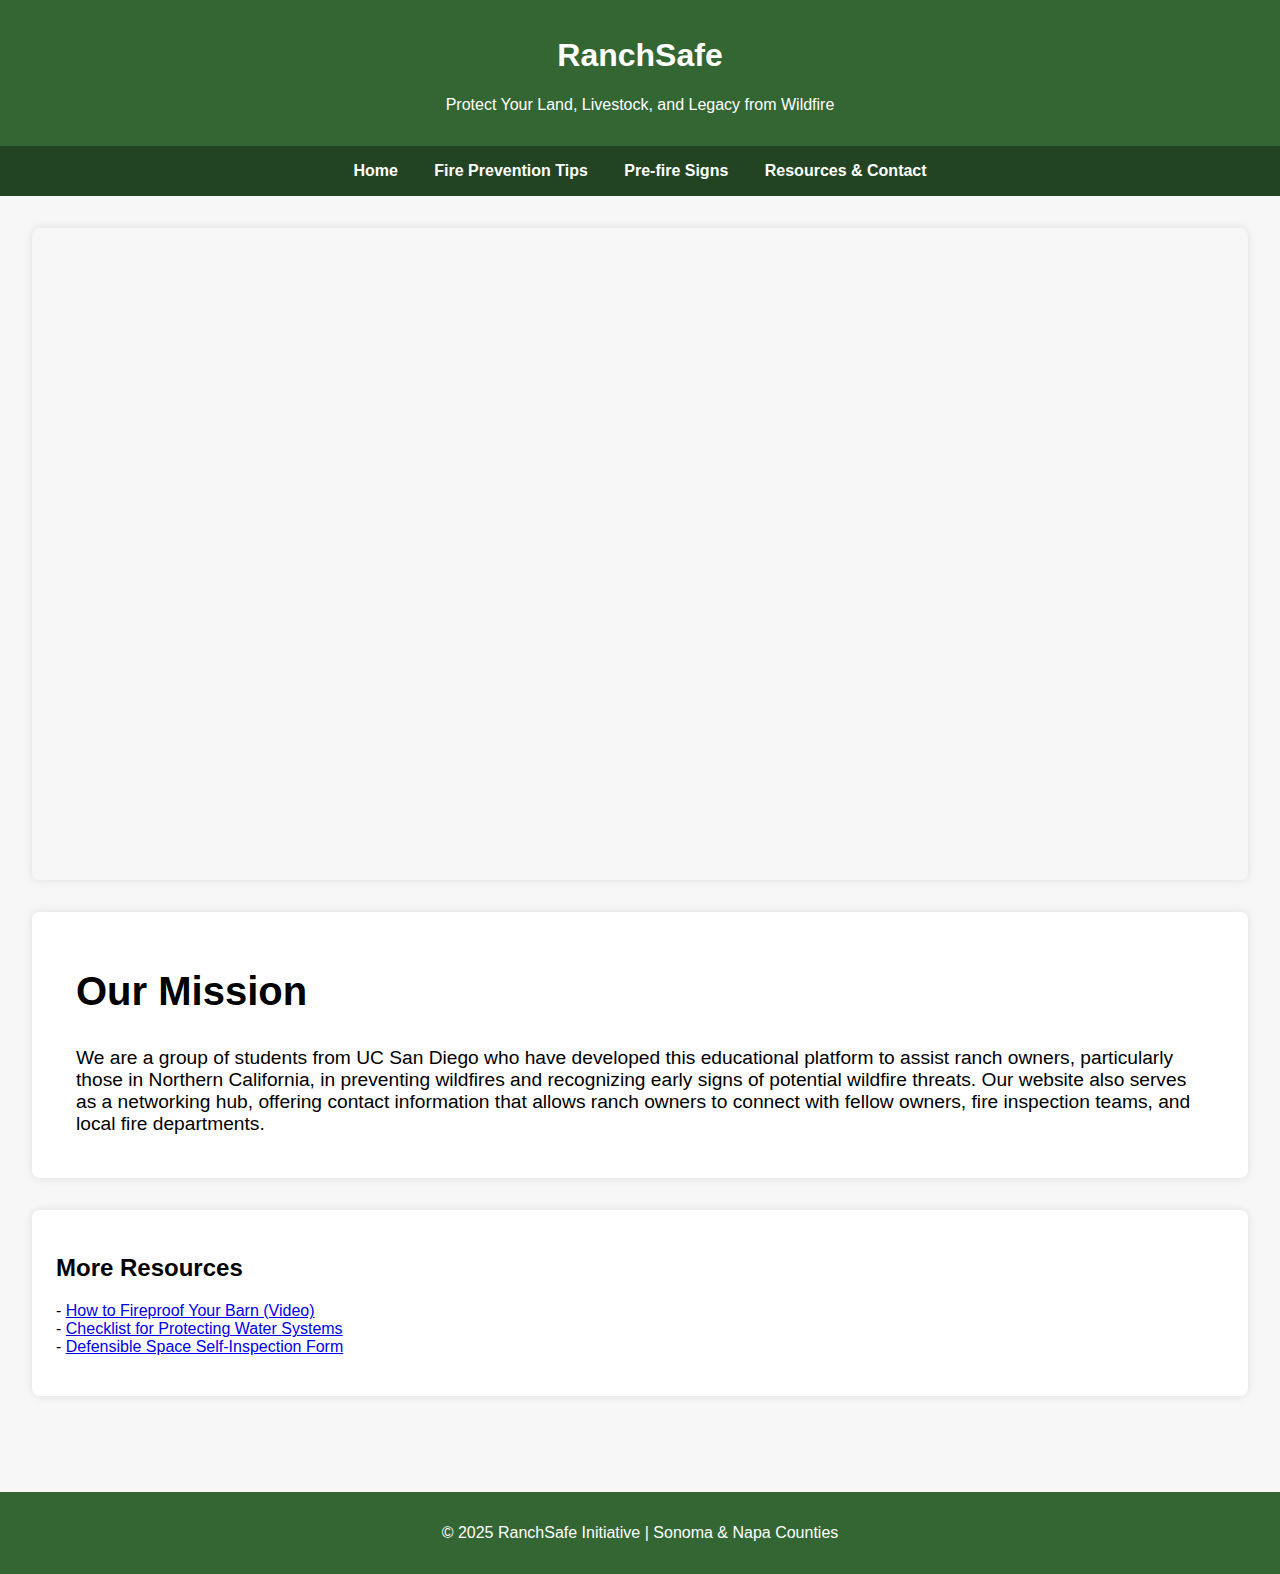
<file: index.html>
<!DOCTYPE html>
<html lang=“en”>
<head>
  <meta charset="UTF-8">
  <meta name=“viewport” content="width=device-width, initial-scale=1.0">
  <title>RanchSafe - Wildfire Defense for Ranchers</title>
</head>
<body>
  <header>
    <h1>RanchSafe</h1>
    <p>Protect Your Land, Livestock, and Legacy from Wildfire</p>
  </header>
  <nav>
    <a href="index.html">Home</a>
    <a href="fire_signs">Fire Prevention Tips</a>
    <a href="fire_prevention/">Pre-fire Signs</a>
    <a href="contact">Resources & Contact</a>
  </nav>
  <main>
    <section style="background: url('https://media0.giphy.com/media/v1.Y2lkPTc5MGI3NjExZGk1NDdmYmhzMXdkeTNoNXAycWw0M3Jqc2FlMDNtYTRzd3BpdXB5ZSZlcD12MV9pbnRlcm5hbF9naWZfYnlfaWQmY3Q9Zw/7HYCffeS7QoBX0Ztpz/giphy.gif') no-repeat center center fixed; background-size: cover;">
      <div style="text-align: center;">
        <iframe width="800" height="600" 
          src="https://www.youtube.com/embed/7HafUIon4ig" 
          title="YouTube video player" 
          frameborder="0" 
          allowfullscreen>
        </iframe>
      </div>
    </section>
    <section id="mission">
      <h2 style="font-size: 2.5em; padding-left: 20px;">Our Mission</h2>
      <p style="font-size: 1.2em; padding-left: 20px; padding-right: 20px; bottom: 20px;">We are a group of students from UC San Diego who have developed this educational platform to assist ranch owners, particularly those in Northern California, in preventing wildfires and recognizing early signs of potential wildfire threats. Our website also serves as a networking hub, offering contact information that allows ranch owners to connect with fellow owners, fire inspection teams, and local fire departments.</p>
    </section>
    
    <section id=“resources”>
      <h2>More Resources</h2>
      <p>
        - <a href=“#”>How to Fireproof Your Barn (Video)</a><br>
        - <a href=“#”>Checklist for Protecting Water Systems</a><br>
        - <a href=“#”>Defensible Space Self-Inspection Form</a><br>
      </p>
    </section>
  </main>
  <footer>
    <p>&copy; 2025 RanchSafe Initiative | Sonoma & Napa Counties</p>
  </footer>
  <link rel="stylesheet" href="style.css">
</body>
</html>
</file>
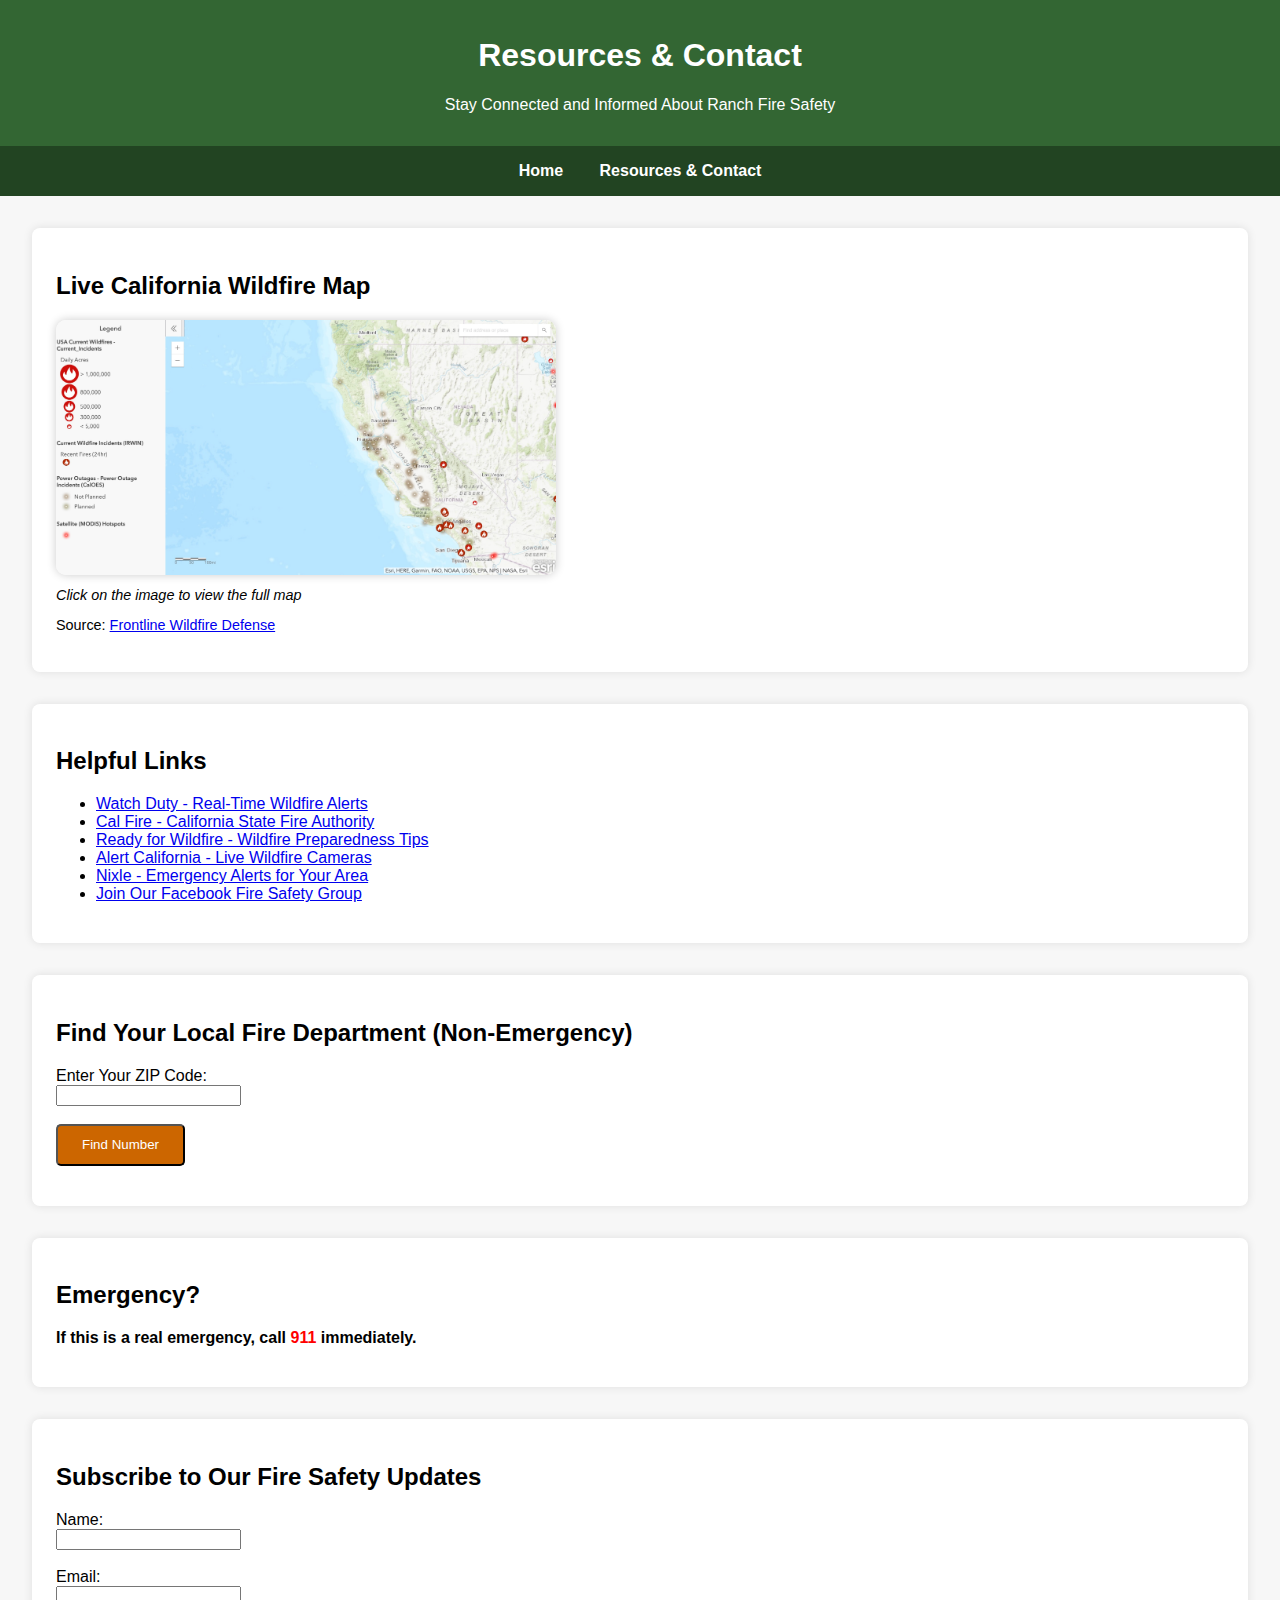
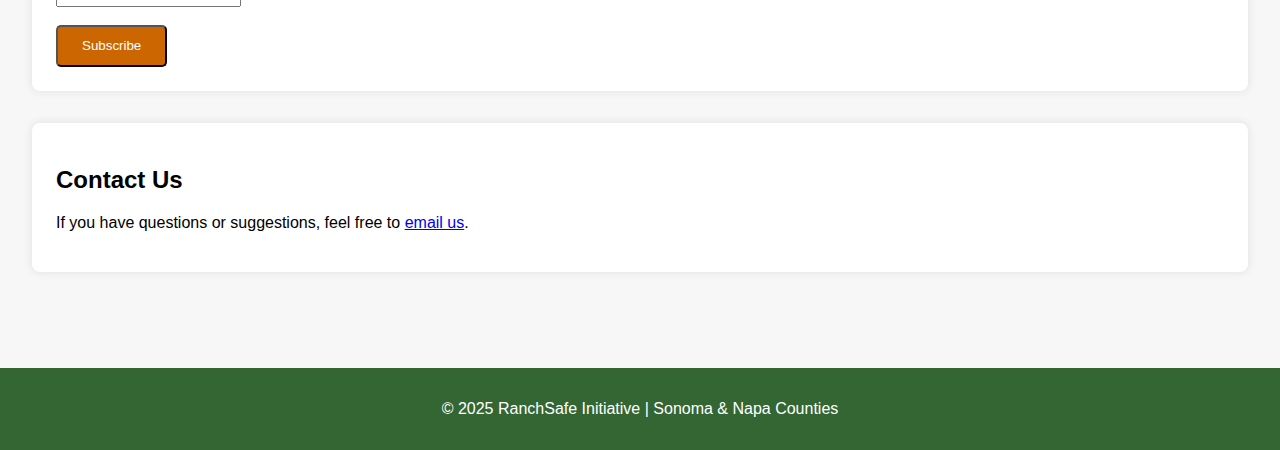
<file: contact/index.html>
<!DOCTYPE html>
<html lang="en">
<head>
  <meta charset="UTF-8">
  <meta name="viewport" content="width=device-width, initial-scale=1.0">
  <title>Resources and Contact - RanchSafe</title>
  <link rel="stylesheet" href="../style.css">
</head>
<body>
  <header>
    <h1>Resources & Contact</h1>
    <p>Stay Connected and Informed About Ranch Fire Safety</p>
  </header>

  <nav>
    <a href="../home.html">Home</a>
    <a href="index.html">Resources & Contact</a>
  </nav>

  <main>
    <section class="fire-map-preview">
        <h2>Live California Wildfire Map</h2>
      
        <!-- Map Preview Image -->
        <div class="map-image-wrapper">
            <a href="https://www.frontlinewildfire.com/california-wildfire-map/" target="_blank">
                <img src="../image/fire-map-preview.jpg" alt="California Wildfire Map Preview" class="map-preview">
              </a>
        </div>
        <p style="margin-top: 0.5rem; font-size: 0.9em; text-align: left;">
            <em>Click on the image to view the full map</em>
          </p>
        <p style="text-align:left; margin-top:10px; font-size:0.9em;">
          Source: <a href="https://www.frontlinewildfire.com/" target="_blank">Frontline Wildfire Defense</a>
        </p>
      </section>
      
      
    <section class="resources">
      <h2>Helpful Links</h2>
      <ul>
        <li><a href="https://www.watchduty.org/" target="_blank">Watch Duty - Real-Time Wildfire Alerts</a></li>
        <li><a href="https://www.fire.ca.gov/" target="_blank">Cal Fire - California State Fire Authority</a></li>
        <li><a href="https://www.readyforwildfire.org/" target="_blank">Ready for Wildfire - Wildfire Preparedness Tips</a></li>
        <li><a href="https://alertcalifornia.org/" target="_blank">Alert California - Live Wildfire Cameras</a></li>
        <li><a href="https://www.nixle.com/" target="_blank">Nixle - Emergency Alerts for Your Area</a></li>
        <li><a href="https://www.facebook.com/groups/sonomafiresafety" target="_blank">Join Our Facebook Fire Safety Group</a></li>
      </ul>
    </section>

    <section class="zip-lookup">
        <h2>Find Your Local Fire Department (Non-Emergency)</h2>
        <form id="zipForm">
          <label for="zip">Enter Your ZIP Code:</label><br>
          <input type="text" id="zip" name="zip" required maxlength="5" pattern="[0-9]{5}"><br><br>
          <button type="submit" class="button">Find Number</button>
        </form>
        <p id="result" style="margin-top: 1rem; font-weight: bold;"></p>
      </section>
      <script>
        const zipDatabase = {
            // Sonoma/Napa Area
            "95476": { number: "(707) 996-2102", region: "Sonoma" },
            "94558": { number: "(707) 253-0911", region: "Napa" },
            "95404": { number: "(707) 576-1365", region: "Santa Rosa" },
            "94515": { number: "(707) 942-0642", region: "Calistoga" },
            "95492": { number: "(707) 431-3360", region: "Healdsburg" },

            // Major Cities California
            "90001": { number: "(213) 978-3800", region: "Los Angeles" },
            "94102": { number: "(415) 558-3200", region: "San Francisco" },
            "92101": { number: "(619) 533-4300", region: "San Diego" },
            "95814": { number: "(916) 808-1300", region: "Sacramento" },
            "94607": { number: "(510) 444-1616", region: "Oakland" },
            "95112": { number: "(408) 277-8950", region: "San Jose" },
            "93721": { number: "(559) 621-4181", region: "Fresno" },
            "90802": { number: "(562) 570-2500", region: "Long Beach" },
            "93301": { number: "(661) 326-3911", region: "Bakersfield" },
            "92805": { number: "(714) 765-4000", region: "Anaheim" },
            "92501": { number: "(951) 826-5321", region: "Riverside" },
            "95202": { number: "(209) 937-8800", region: "Stockton" },
            "94536": { number: "(510) 494-4800", region: "Fremont" },
            "92701": { number: "(714) 647-5700", region: "Santa Ana" },
            "95616": { number: "(530) 757-5684", region: "Davis" },
            "95376": { number: "(209) 831-6700", region: "Tracy" },
            "93001": { number: "(805) 339-4300", region: "Ventura" },
            "91710": { number: "(909) 902-5260", region: "Chino" },
            "91910": { number: "(619) 409-5800", region: "Chula Vista" },
            "94086": { number: "(408) 730-7212", region: "Sunnyvale" },
            };
      
            document.getElementById('zipForm').addEventListener('submit', function(event) {
                event.preventDefault(); // stop form from refreshing page
                const zip = document.getElementById('zip').value;
                const resultElement = document.getElementById('result');

                if (zipDatabase[zip]) {
                    const entry = zipDatabase[zip];
                    resultElement.innerHTML = `Non-Emergency Number (${entry.region}): <a href="tel:${entry.number.replace(/\D/g,'')}" style="color:#224422;">${entry.number}</a>`;
                } else {
                    resultElement.textContent = "Sorry, no non-emergency number found for that ZIP code.";
                }
            });
      </script>

    <section class="emergency">
        <h2>Emergency?</h2>
        <p><strong>If this is a real emergency, call <span style="color:red;">911</span> immediately.</strong></p>
      </section>

    <section class="subscribe">
      <h2>Subscribe to Our Fire Safety Updates</h2>
      <form action="#" method="post" class="subscription-form">
        <label for="name">Name:</label><br>
        <input type="text" id="name" name="name" required><br><br>

        <label for="email">Email:</label><br>
        <input type="email" id="email" name="email" required><br><br>

        <button type="submit" class="button">Subscribe</button>
      </form>
    </section>

    <section class="contact">
      <h2>Contact Us</h2>
      <p>If you have questions or suggestions, feel free to <a href="mailto:contact@firesafetywebsite.org">email us</a>.</p>
    </section>
  </main>

  <footer>
    <p>&copy; 2025 RanchSafe Initiative | Sonoma & Napa Counties</p>
  </footer>
</body>
</html>
</file>
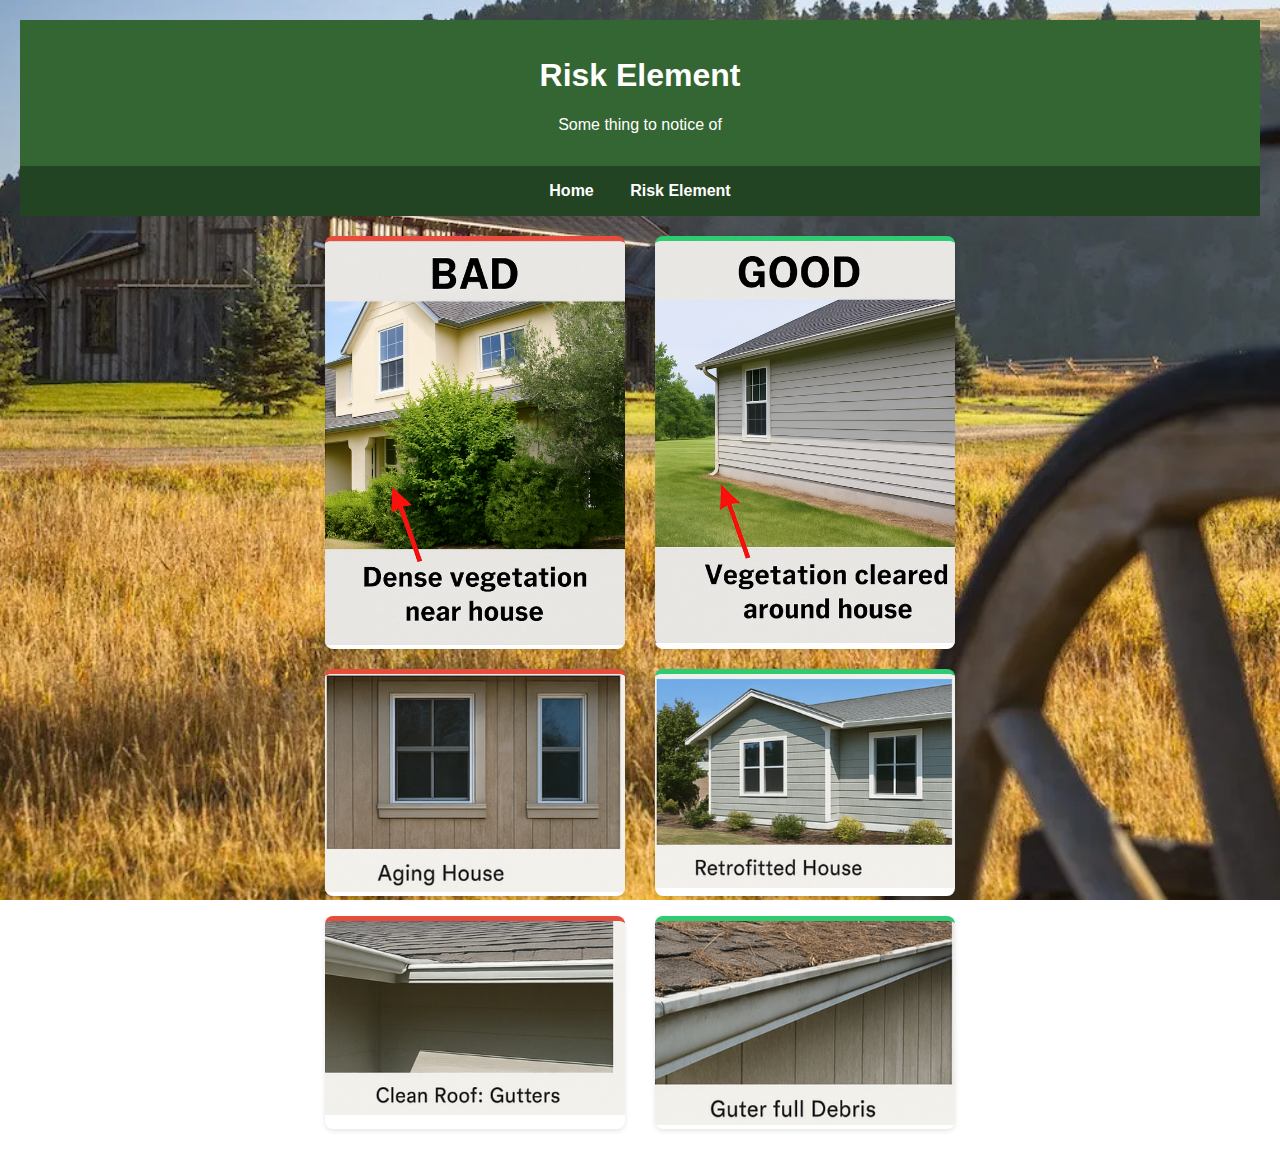
<file: fire_signs/index.html>
<!DOCTYPE html>
<html lang="en">
<head>
  <meta charset="UTF-8">
  <title>Ranch-Style Home Fire Risk Comparison</title>
  <link rel="stylesheet" href="style.css">
</head>
<body>

  <header>
    <h1>Risk Element</h1>
    <p>Some thing to notice of</p>
  </header>

  <nav>
    <a href="../home.html">Home</a>
    <a href="/index.html">Risk Element</a>
  </nav>
  <div class="container">
    <!-- High Fire Risk Home -->
    <div class="card risk-high">
      <img src="../image/badHouse.png" alt="High Fire Risk Ranch Home">
    </div>

    <!-- Low Fire Risk Home -->
    <div class="card risk-low">
      <img src="../image/goodHouse.png" alt="Low Fire Risk Ranch Home">
    </div>
  </div>

  <div class="container">
    <!-- High Fire Risk Home -->
    <div class="card risk-high">
      <img src="../image/badHouse2.png" alt="High Fire Risk Ranch Home">
    </div>

    <!-- Low Fire Risk Home -->
    <div class="card risk-low">
      <img src="../image/goodHouse2.png" alt="Low Fire Risk Ranch Home">
    </div>
  </div>


  <div class="container">
    <!-- High Fire Risk Home -->
    <div class="card risk-high">
      <img src="../image/badHouse3.png" alt="High Fire Risk Ranch Home">
    </div>

    <!-- Low Fire Risk Home -->
    <div class="card risk-low">
      <img src="../image/goodHouse3.png" alt="Low Fire Risk Ranch Home">
    </div>
  </div>


</body>
</html>
</file>
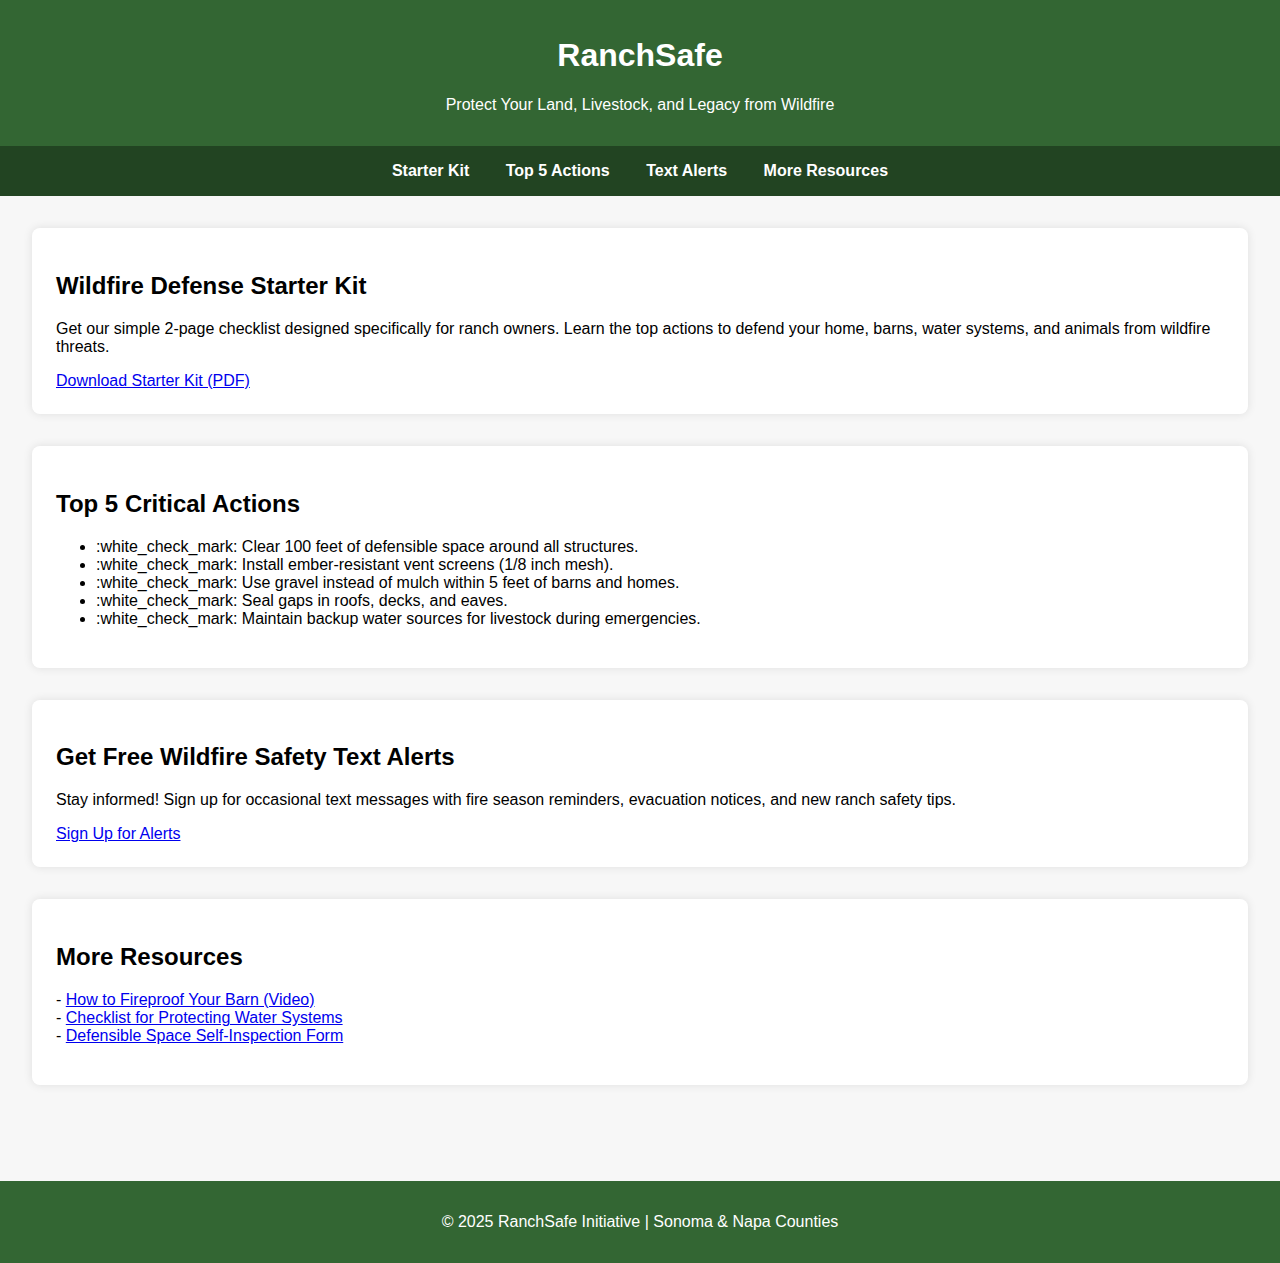
<file: home.html>
<!DOCTYPE html>
<html lang=“en”>
<head>
  <meta charset=“UTF-8">
  <meta name=“viewport” content=“width=device-width, initial-scale=1.0">
  <title>RanchSafe - Wildfire Defense for Ranchers</title>
  <style>
    body { font-family: Arial, sans-serif; margin: 0; padding: 0; background: #F7F7F7; }
    header { background: #336633; color: white; padding: 1rem; text-align: center; }
    nav { background: #224422; padding: 1rem; text-align: center; }
    nav a { color: white; margin: 0 1rem; text-decoration: none; font-weight: bold; }
    main { padding: 2rem; }
    section { margin-bottom: 2rem; background: white; padding: 1.5rem; border-radius: 8px; box-shadow: 0 0 10px rgba(0,0,0,0.1); }
    footer { text-align: center; background: #336633; color: white; padding: 1rem; margin-top: 2rem; }
    .button { background: #CC6600; color: white; padding: 0.7rem 1.5rem; text-decoration: none; border-radius: 5px; }
    .button:hover { background: #E67300; }
  </style>
</head>
<body>
  <header>
    <h1>RanchSafe</h1>
    <p>Protect Your Land, Livestock, and Legacy from Wildfire</p>
  </header>
  <nav>
    <a href=“#starterkit”>Starter Kit</a>
    <a href=“#actions”>Top 5 Actions</a>
    <a href=“#alerts”>Text Alerts</a>
    <a href=“#resources”>More Resources</a>
  </nav>
  <main>
    <section id=“starterkit”>
      <h2>Wildfire Defense Starter Kit</h2>
      <p>Get our simple 2-page checklist designed specifically for ranch owners. Learn the top actions to defend your home, barns, water systems, and animals from wildfire threats.</p>
      <a href=“#” class=“button”>Download Starter Kit (PDF)</a>
    </section>
    <section id=“actions”>
      <h2>Top 5 Critical Actions</h2>
      <ul>
        <li>:white_check_mark: Clear 100 feet of defensible space around all structures.</li>
        <li>:white_check_mark: Install ember-resistant vent screens (1/8 inch mesh).</li>
        <li>:white_check_mark: Use gravel instead of mulch within 5 feet of barns and homes.</li>
        <li>:white_check_mark: Seal gaps in roofs, decks, and eaves.</li>
        <li>:white_check_mark: Maintain backup water sources for livestock during emergencies.</li>
      </ul>
    </section>
    <section id=“alerts”>
      <h2>Get Free Wildfire Safety Text Alerts</h2>
      <p>Stay informed! Sign up for occasional text messages with fire season reminders, evacuation notices, and new ranch safety tips.</p>
      <a href=“#” class=“button”>Sign Up for Alerts</a>
    </section>
    <section id=“resources”>
      <h2>More Resources</h2>
      <p>
        - <a href=“#”>How to Fireproof Your Barn (Video)</a><br>
        - <a href=“#”>Checklist for Protecting Water Systems</a><br>
        - <a href=“#”>Defensible Space Self-Inspection Form</a><br>
      </p>
    </section>
  </main>
  <footer>
    <p>&copy; 2025 RanchSafe Initiative | Sonoma & Napa Counties</p>
  </footer>
</body>
</html>
</file>
<file: style.css>
body {
    font-family: Arial, sans-serif;
    margin: 0;
    padding: 0;
    background: #F7F7F7;
}

header {
    background: #336633;
    color: white;
    padding: 1rem;
    text-align: center;
}

nav {
    background: #224422;
    padding: 1rem;
    text-align: center;
}

nav a {
    color: white;
    margin: 0 1rem;
    text-decoration: none;
    font-weight: bold;
}

main {
    padding: 2rem;
}

section {
    margin-bottom: 2rem;
    background: white;
    padding: 1.5rem;
    border-radius: 8px;
    box-shadow: 0 0 10px rgba(0,0,0,0.1);
}

footer {
    text-align: center;
    background: #336633;
    color: white;
    padding: 1rem;
    margin-top: 2rem;
}

.button {
    background: #CC6600;
    color: white;
    padding: 0.7rem 1.5rem;
    text-decoration: none;
    border-radius: 5px;
}

.button:hover {
    background: #E67300;
}


  .map-preview {
    width: 90%;
    max-width: 500px;
    border-radius: 10px;
    box-shadow: 0 0 10px rgba(0,0,0,0.2);
    transition: transform 0.3s ease; /* Add smooth transition */
  }
  
  .map-preview:hover {
    transform: scale(1.03); /* Slight zoom on hover */
  }
</file>
<file: fire_signs/style.css>
body {
  font-family: Arial, sans-serif;
  margin: 0;
  padding: 20px;
  background-image: url('../image/th-2.jpg');
  background-size: cover;
  background-position: center;
  background-attachment: fixed;
}

  h1 {
    text-align: center;
  }
  .container {
    display: flex;
    flex-wrap: wrap;
    justify-content: center;
    gap: 30px;
    margin-top: 20px;
  }
  .card {
    background-color: #fff;
    border-radius: 8px;
    box-shadow: 0 2px 5px rgba(0,0,0,0.1);
    width: 300px;
    overflow: hidden;
  }
  .card img {
    width: 100%;
    height: auto;
  }
  .card-content {
    padding: 15px;
  }
  .card-content h2 {
    margin-top: 0;
  }
  .risk-high {
    border-top: 5px solid #e74c3c;
  }
  .risk-low {
    border-top: 5px solid #2ecc71;
  }

  nav {
    background: #224422;
    padding: 1rem;
    text-align: center;
}

nav a {
    color: white;
    margin: 0 1rem;
    text-decoration: none;
    font-weight: bold;
}

header {
  background: #336633;
  color: white;
  padding: 1rem;
  text-align: center;
}
</file>
